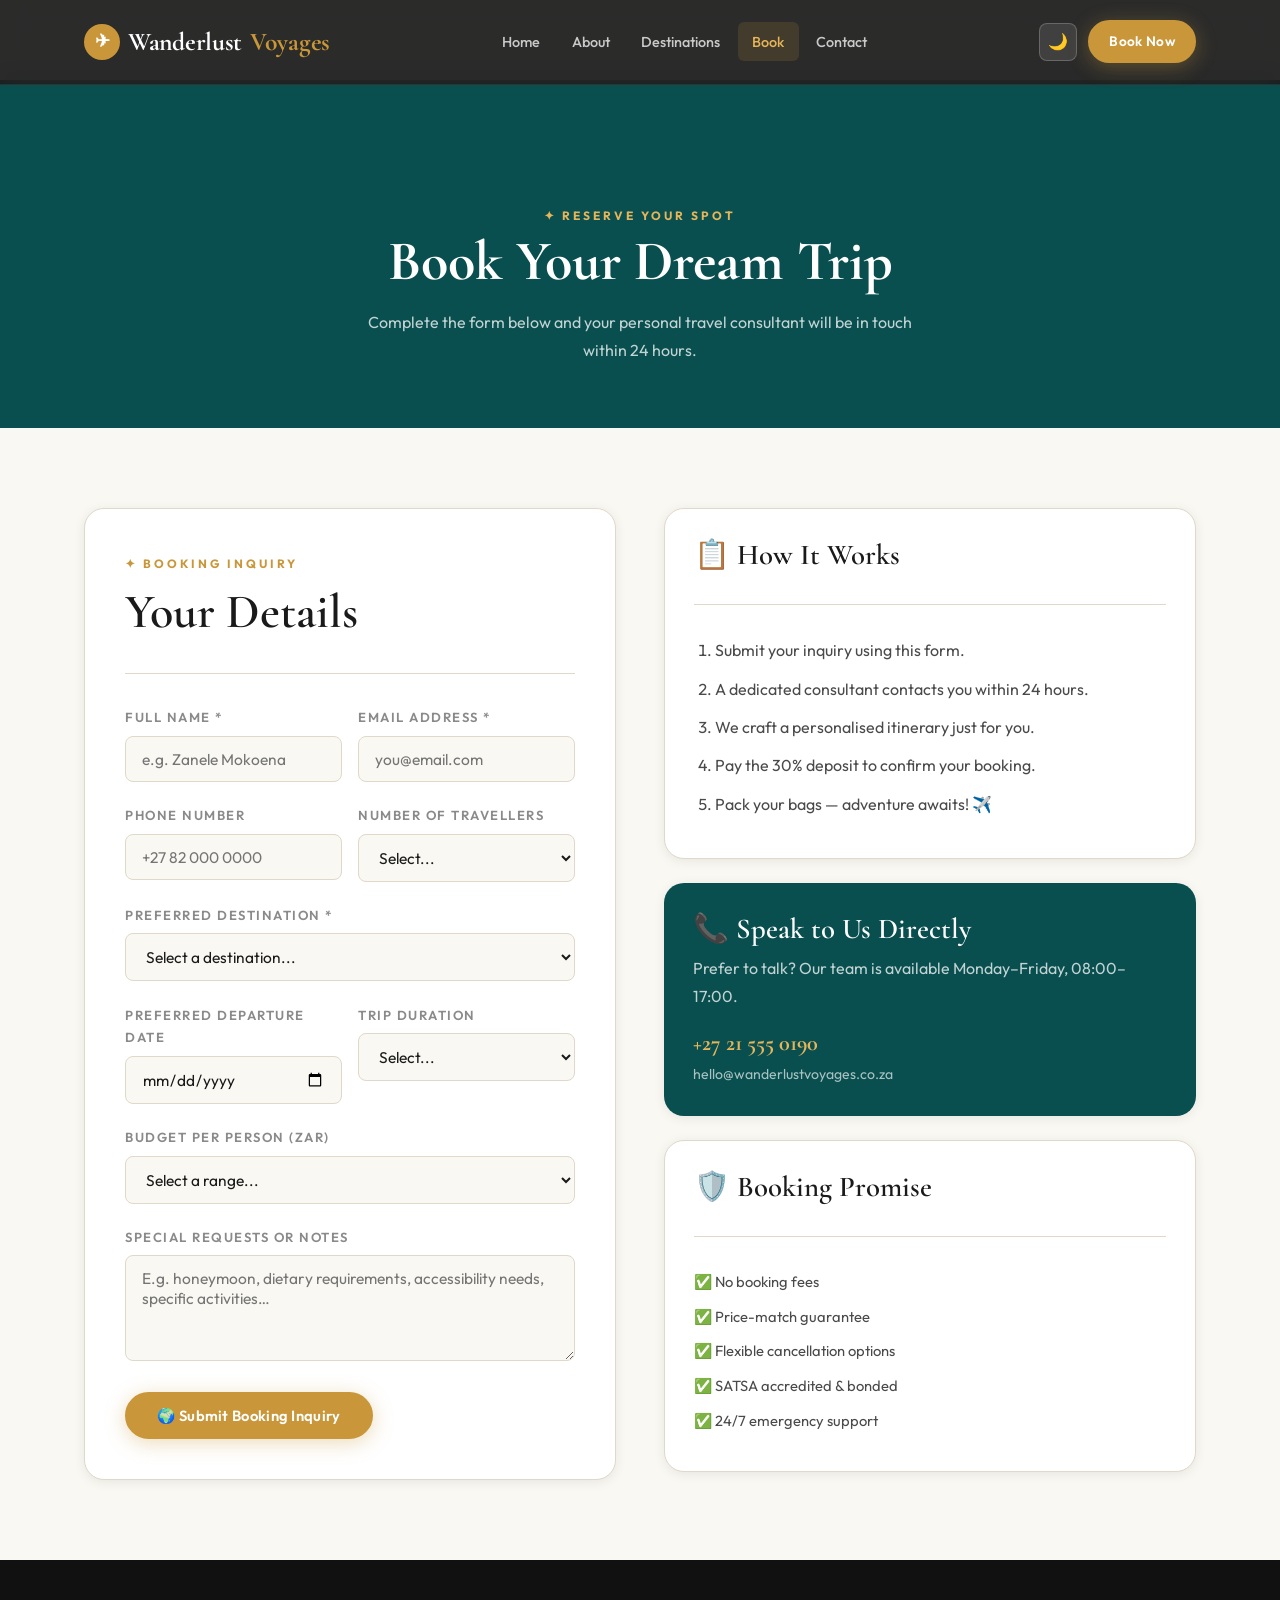
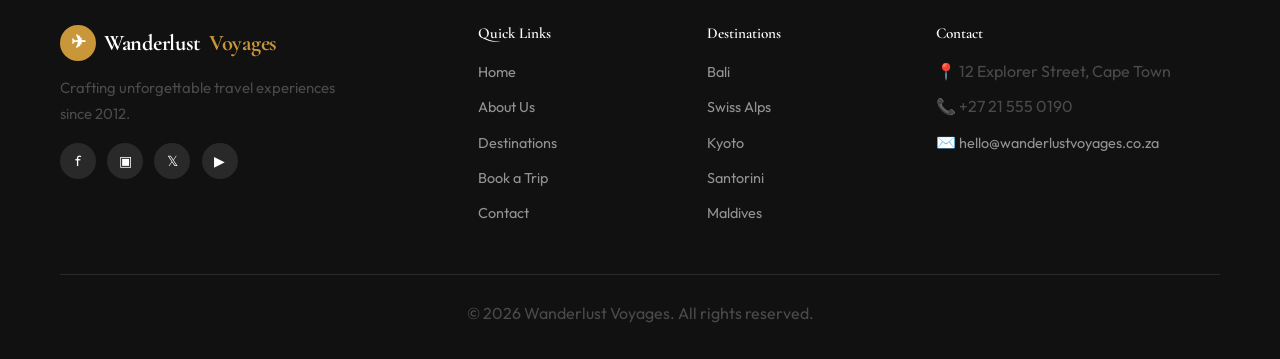
<file: booking.html>
<!DOCTYPE html>
<html lang="en" data-theme="light">
<head>
  <meta charset="UTF-8" />
  <meta name="viewport" content="width=device-width, initial-scale=1.0" />
  <title>Book a Trip — Wanderlust Voyages</title>
  <link rel="stylesheet" href="style.css" />
  <link href="https://fonts.googleapis.com/css2?family=Cormorant+Garamond:ital,wght@0,400;0,600;0,700;1,400;1,600&family=Outfit:wght@300;400;500;600;700&display=swap" rel="stylesheet" />
</head>
<body>

  <header>
    <div class="nav-inner">
      <a href="index.html" class="logo"><div class="logo-icon">✈</div>Wanderlust <span>Voyages</span></a>
      <nav>
        <ul id="nav-menu" class="menu">
          <li><a href="index.html">Home</a></li>
          <li><a href="about.html">About</a></li>
          <li><a href="services.html">Destinations</a></li>
          <li><a href="booking.html" class="nav-active">Book</a></li>
          <li><a href="contact.html">Contact</a></li>
        </ul>
      </nav>
      <div class="nav-actions">
        <button class="theme-btn" id="theme-toggle"><span id="theme-icon">🌙</span></button>
        <a href="booking.html" class="btn btn-primary btn-sm">Book Now</a>
        <button class="hamburger" id="hamburger"><span></span><span></span><span></span></button>
      </div>
    </div>
  </header>

  <div class="page-top">
    <div class="page-banner">
      <div class="page-banner-content">
        <p class="label" style="color:var(--gold-light);">✦ Reserve Your Spot</p>
        <h1>Book Your Dream Trip</h1>
        <p>Complete the form below and your personal travel consultant will be in touch within 24 hours.</p>
      </div>
    </div>
  </div>

  <main>
    <section>
      <div class="container">
        <div class="grid-2" style="gap:3rem;align-items:start;">

          <!-- Booking Form -->
          <article class="card reveal" style="padding:2.5rem;">
            <p class="label">✦ Booking Inquiry</p>
            <h2 style="margin-bottom:0.5rem;">Your Details</h2>
            <hr />

            <div id="booking-msg" class="form-message"></div>

            <form id="bookingForm" novalidate>

              <div class="form-row">
                <div class="form-group">
                  <label for="b-name">Full Name *</label>
                  <input type="text" id="b-name" placeholder="e.g. Zanele Mokoena" />
                </div>
                <div class="form-group">
                  <label for="b-email">Email Address *</label>
                  <input type="email" id="b-email" placeholder="you@email.com" />
                </div>
              </div>

              <div class="form-row">
                <div class="form-group">
                  <label for="b-phone">Phone Number</label>
                  <input type="tel" id="b-phone" placeholder="+27 82 000 0000" />
                </div>
                <div class="form-group">
                  <label for="b-pax">Number of Travellers</label>
                  <select id="b-pax">
                    <option value="">Select...</option>
                    <option value="1">1 (Solo)</option>
                    <option value="2">2 (Couple)</option>
                    <option value="3-4">3–4 (Small Group)</option>
                    <option value="5+">5+ (Large Group)</option>
                  </select>
                </div>
              </div>

              <div class="form-group">
                <label for="b-dest">Preferred Destination *</label>
                <select id="b-dest">
                  <option value="">Select a destination...</option>
                  <option value="Bali, Indonesia">Bali, Indonesia</option>
                  <option value="Swiss Alps, Switzerland">Swiss Alps, Switzerland</option>
                  <option value="Kyoto, Japan">Kyoto, Japan</option>
                  <option value="Maldives">Maldives</option>
                  <option value="Kenya Safari">Kenya Big Five Safari</option>
                  <option value="Greek Islands">Greek Island Odyssey</option>
                  <option value="Custom">Custom / Not Sure Yet</option>
                </select>
              </div>

              <div class="form-row">
                <div class="form-group">
                  <label for="b-depart">Preferred Departure Date</label>
                  <input type="date" id="b-depart" />
                </div>
                <div class="form-group">
                  <label for="b-duration">Trip Duration</label>
                  <select id="b-duration">
                    <option value="">Select...</option>
                    <option value="5-7">5–7 nights</option>
                    <option value="8-10">8–10 nights</option>
                    <option value="11-14">11–14 nights</option>
                    <option value="15+">15+ nights</option>
                  </select>
                </div>
              </div>

              <div class="form-group">
                <label for="b-budget">Budget per Person (ZAR)</label>
                <select id="b-budget">
                  <option value="">Select a range...</option>
                  <option value="under-15k">Under R 15,000</option>
                  <option value="15-25k">R 15,000 – R 25,000</option>
                  <option value="25-40k">R 25,000 – R 40,000</option>
                  <option value="40k+">R 40,000+</option>
                </select>
              </div>

              <div class="form-group">
                <label for="b-notes">Special Requests or Notes</label>
                <textarea id="b-notes" rows="4" placeholder="E.g. honeymoon, dietary requirements, accessibility needs, specific activities…"></textarea>
              </div>

              <button type="submit" class="btn btn-primary btn-full">🌍 Submit Booking Inquiry</button>
            </form>
          </article>

          <!-- Sidebar Info -->
          <aside class="reveal">
            <article class="card" style="padding:1.8rem;margin-bottom:1.5rem;">
              <h3>📋 How It Works</h3>
              <hr />
              <ol style="padding-left:1.3rem;">
                <li style="margin:0.7rem 0;">Submit your inquiry using this form.</li>
                <li style="margin:0.7rem 0;">A dedicated consultant contacts you within 24 hours.</li>
                <li style="margin:0.7rem 0;">We craft a personalised itinerary just for you.</li>
                <li style="margin:0.7rem 0;">Pay the 30% deposit to confirm your booking.</li>
                <li style="margin:0.7rem 0;">Pack your bags — adventure awaits! ✈️</li>
              </ol>
            </article>

            <article class="card" style="padding:1.8rem;margin-bottom:1.5rem;background:var(--teal-dark);border:none;color:white;">
              <h3 style="color:white;">📞 Speak to Us Directly</h3>
              <p style="color:rgba(255,255,255,0.75);margin:0.5rem 0;">Prefer to talk? Our team is available Monday–Friday, 08:00–17:00.</p>
              <p style="color:var(--gold-light);font-size:1.4rem;font-family:var(--font-display);font-weight:700;margin-top:0.8rem;">+27 21 555 0190</p>
              <p style="color:rgba(255,255,255,0.65);font-size:0.88rem;">hello@wanderlustvoyages.co.za</p>
            </article>

            <article class="card" style="padding:1.8rem;">
              <h3>🛡️ Booking Promise</h3>
              <hr />
              <ul style="list-style:none;padding:0;">
                <li style="margin:0.6rem 0;font-size:0.92rem;">✅ No booking fees</li>
                <li style="margin:0.6rem 0;font-size:0.92rem;">✅ Price-match guarantee</li>
                <li style="margin:0.6rem 0;font-size:0.92rem;">✅ Flexible cancellation options</li>
                <li style="margin:0.6rem 0;font-size:0.92rem;">✅ SATSA accredited &amp; bonded</li>
                <li style="margin:0.6rem 0;font-size:0.92rem;">✅ 24/7 emergency support</li>
              </ul>
            </article>
          </aside>

        </div>
      </div>
    </section>
  </main>

  <footer>
    <div class="footer-grid">
      <div class="footer-brand">
        <div class="logo" style="font-size:1.4rem;"><div class="logo-icon">✈</div>Wanderlust <span>Voyages</span></div>
        <p>Crafting unforgettable travel experiences since 2012.</p>
        <div class="social-links"><a href="#" class="social-link">f</a><a href="#" class="social-link">▣</a><a href="#" class="social-link">𝕏</a><a href="#" class="social-link">▶</a></div>
      </div>
      <div class="footer-col"><h4>Quick Links</h4><ul class="footer-links"><li><a href="index.html">Home</a></li><li><a href="about.html">About Us</a></li><li><a href="services.html">Destinations</a></li><li><a href="booking.html">Book a Trip</a></li><li><a href="contact.html">Contact</a></li></ul></div>
      <div class="footer-col"><h4>Destinations</h4><ul class="footer-links"><li><a href="services.html">Bali</a></li><li><a href="services.html">Swiss Alps</a></li><li><a href="services.html">Kyoto</a></li><li><a href="services.html">Santorini</a></li><li><a href="services.html">Maldives</a></li></ul></div>
      <div class="footer-col"><h4>Contact</h4><ul class="footer-links" style="list-style:none;padding:0;"><li>📍 12 Explorer Street, Cape Town</li><li>📞 +27 21 555 0190</li><li>✉️ <a href="mailto:hello@wanderlustvoyages.co.za">hello@wanderlustvoyages.co.za</a></li></ul></div>
    </div>
    <div class="footer-bottom"><p>&copy; 2026 Wanderlust Voyages. All rights reserved.</p></div>
  </footer>

  <script src="script.js"></script>
</body>
</html>
</file>
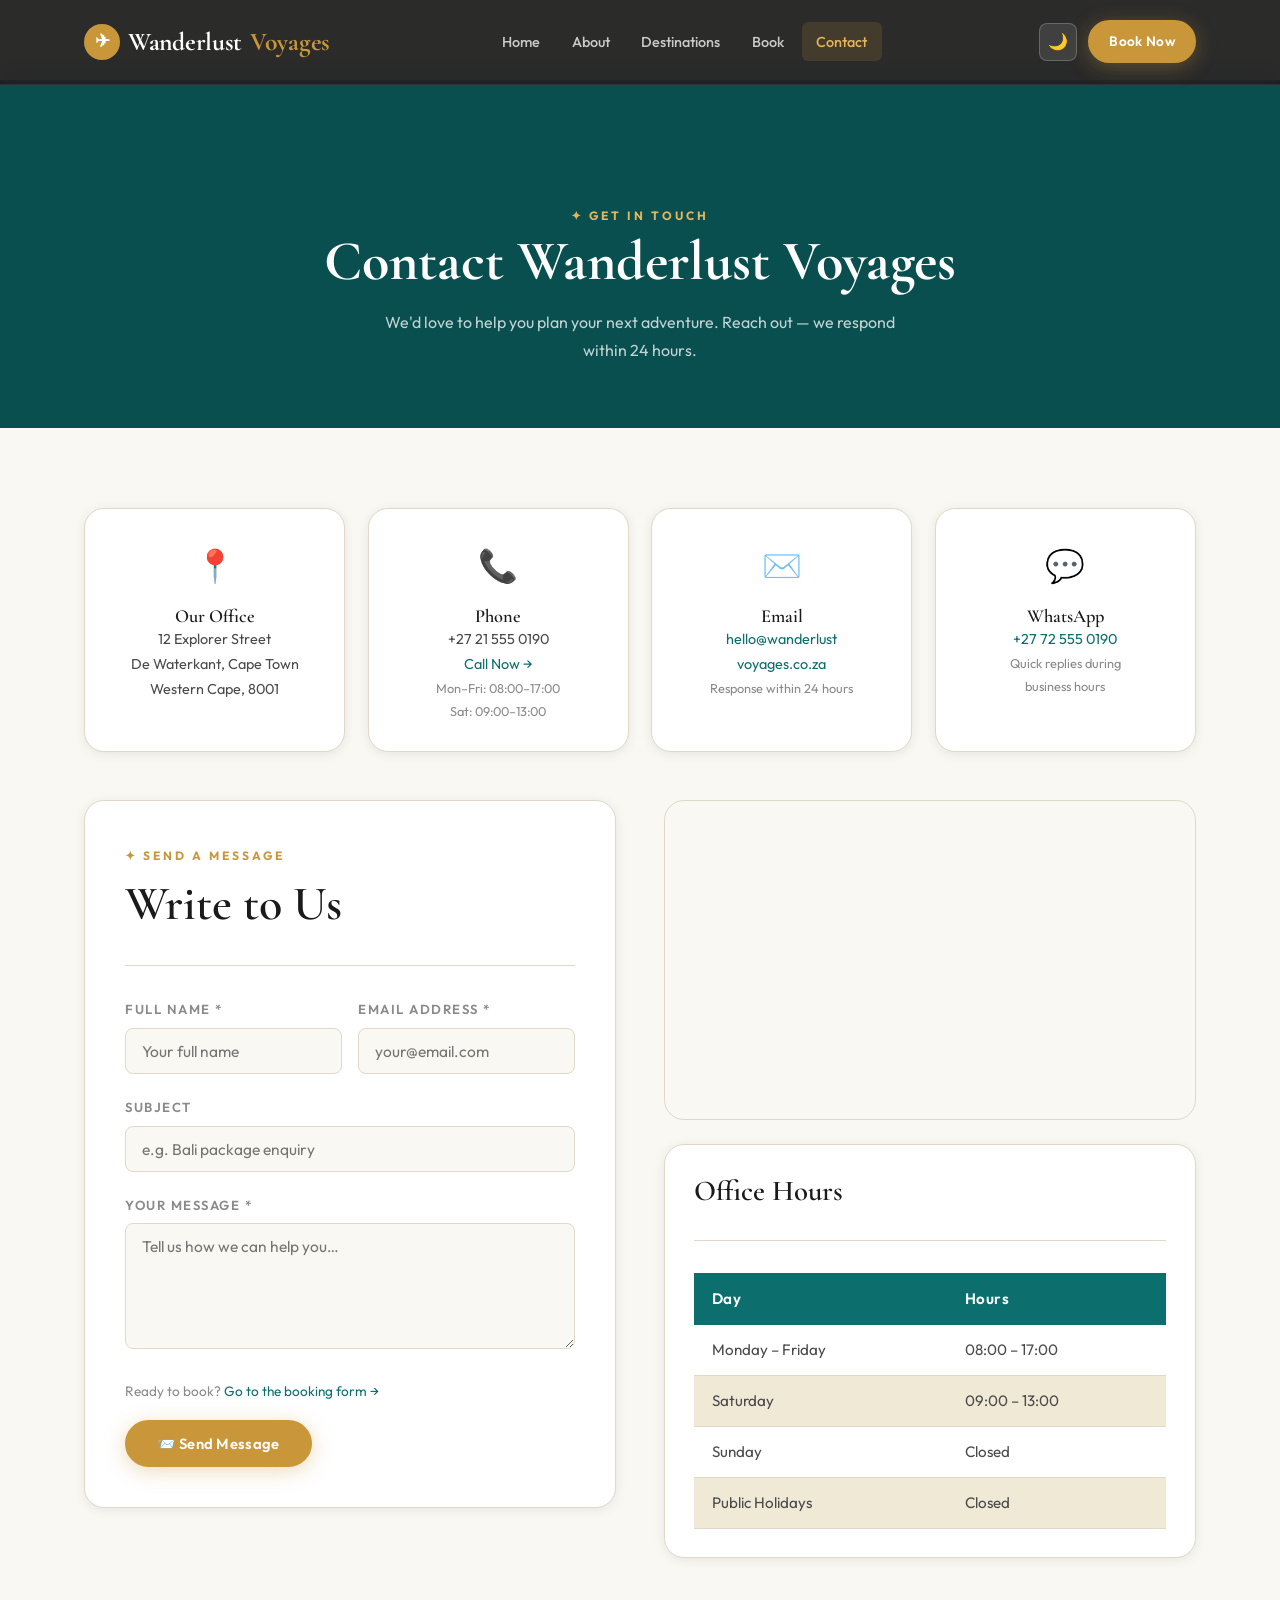
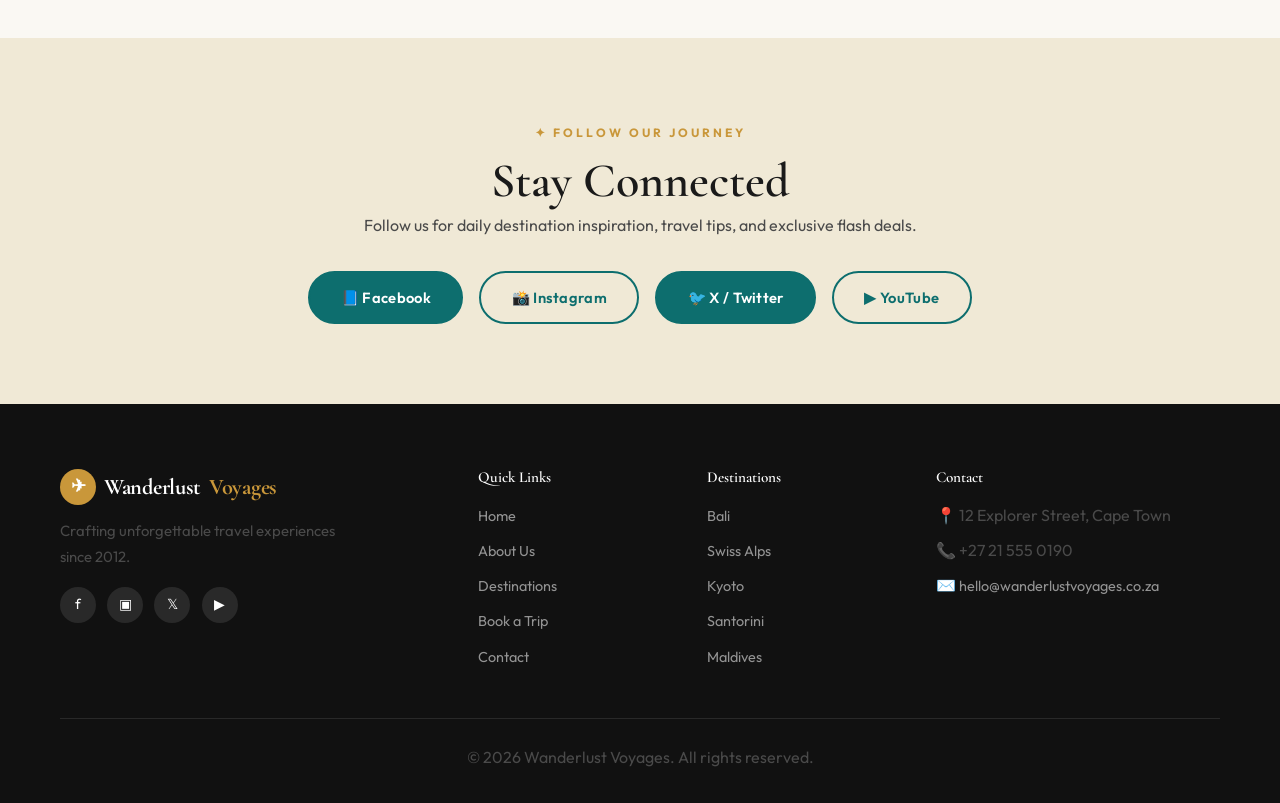
<file: contact.html>
<!DOCTYPE html>
<html lang="en" data-theme="light">
<head>
  <meta charset="UTF-8" />
  <meta name="viewport" content="width=device-width, initial-scale=1.0" />
  <title>Contact — Wanderlust Voyages</title>
  <link rel="stylesheet" href="style.css" />
  <link href="https://fonts.googleapis.com/css2?family=Cormorant+Garamond:ital,wght@0,400;0,600;0,700;1,400;1,600&family=Outfit:wght@300;400;500;600;700&display=swap" rel="stylesheet" />
</head>
<body>

  <header>
    <div class="nav-inner">
      <a href="index.html" class="logo"><div class="logo-icon">✈</div>Wanderlust <span>Voyages</span></a>
      <nav>
        <ul id="nav-menu" class="menu">
          <li><a href="index.html">Home</a></li>
          <li><a href="about.html">About</a></li>
          <li><a href="services.html">Destinations</a></li>
          <li><a href="booking.html">Book</a></li>
          <li><a href="contact.html" class="nav-active">Contact</a></li>
        </ul>
      </nav>
      <div class="nav-actions">
        <button class="theme-btn" id="theme-toggle"><span id="theme-icon">🌙</span></button>
        <a href="booking.html" class="btn btn-primary btn-sm">Book Now</a>
        <button class="hamburger" id="hamburger"><span></span><span></span><span></span></button>
      </div>
    </div>
  </header>

  <div class="page-top">
    <div class="page-banner">
      <div class="page-banner-content">
        <p class="label" style="color:var(--gold-light);">✦ Get In Touch</p>
        <h1>Contact Wanderlust Voyages</h1>
        <p>We'd love to help you plan your next adventure. Reach out — we respond within 24 hours.</p>
      </div>
    </div>
  </div>

  <main>
    <section>
      <div class="container">

        <!-- Contact Cards Row -->
        <div class="grid-4 reveal" style="margin-bottom:3rem;">
          <article class="card" style="padding:1.8rem;text-align:center;">
            <div style="font-size:2rem;margin-bottom:0.8rem;">📍</div>
            <h4>Our Office</h4>
            <p style="font-size:0.9rem;">12 Explorer Street<br />De Waterkant, Cape Town<br />Western Cape, 8001</p>
          </article>
          <article class="card" style="padding:1.8rem;text-align:center;">
            <div style="font-size:2rem;margin-bottom:0.8rem;">📞</div>
            <h4>Phone</h4>
            <p style="font-size:0.9rem;">+27 21 555 0190<br /><a href="tel:+27215550190">Call Now →</a></p>
            <p style="font-size:0.8rem;color:var(--muted);">Mon–Fri: 08:00–17:00<br />Sat: 09:00–13:00</p>
          </article>
          <article class="card" style="padding:1.8rem;text-align:center;">
            <div style="font-size:2rem;margin-bottom:0.8rem;">✉️</div>
            <h4>Email</h4>
            <p style="font-size:0.9rem;"><a href="mailto:hello@wanderlustvoyages.co.za">hello@wanderlust<br />voyages.co.za</a></p>
            <p style="font-size:0.8rem;color:var(--muted);">Response within 24 hours</p>
          </article>
          <article class="card" style="padding:1.8rem;text-align:center;">
            <div style="font-size:2rem;margin-bottom:0.8rem;">💬</div>
            <h4>WhatsApp</h4>
            <p style="font-size:0.9rem;"><a href="https://wa.me/27215550190" target="_blank" rel="noopener">+27 72 555 0190</a></p>
            <p style="font-size:0.8rem;color:var(--muted);">Quick replies during<br />business hours</p>
          </article>
        </div>

        <!-- Contact Form + Map -->
        <div class="grid-2 reveal" style="gap:3rem;">

          <!-- Contact Form -->
          <article class="card" style="padding:2.5rem;">
            <p class="label">✦ Send a Message</p>
            <h2 style="margin-bottom:0.5rem;">Write to Us</h2>
            <hr />

            <div id="form-msg" class="form-message"></div>

            <form id="contactForm" novalidate>

              <div class="form-row">
                <div class="form-group">
                  <label for="name">Full Name *</label>
                  <input type="text" id="name" placeholder="Your full name" />
                </div>
                <div class="form-group">
                  <label for="email">Email Address *</label>
                  <input type="email" id="email" placeholder="your@email.com" />
                </div>
              </div>

              <div class="form-group">
                <label for="subject">Subject</label>
                <input type="text" id="subject" placeholder="e.g. Bali package enquiry" />
              </div>

              <div class="form-group">
                <label for="message">Your Message *</label>
                <textarea id="message" rows="5" placeholder="Tell us how we can help you…"></textarea>
              </div>

              <!-- Anchor: internal link to booking -->
              <p style="font-size:0.85rem;color:var(--muted);margin-bottom:1rem;">
                Ready to book? <a href="booking.html">Go to the booking form →</a>
              </p>

              <button type="submit" class="btn btn-primary btn-full">📨 Send Message</button>
            </form>
          </article>

          <!-- Map + Info -->
          <div>
            <div class="map-placeholder reveal">
              <iframe
                src="https://www.google.com/maps/embed?pb=!1m18!1m12!1m3!1d3310.1!2d18.4!3d-33.9!2m3!1f0!2f0!3f0!3m2!1i1024!2i768!4f13.1!3m3!1m2!1s0x0%3A0x0!2zMzPCsDU0JzAwLjAiUyAxOMKwMjQnMDAuMCJF!5e0!3m2!1sen!2sza!4v1700000000000"
                allowfullscreen
                loading="lazy"
                title="Wanderlust Voyages office location in Cape Town"
              ></iframe>
            </div>

            <article class="card reveal" style="margin-top:1.5rem;padding:1.8rem;">
              <h3>Office Hours</h3>
              <hr />
              <table>
                <thead>
                  <tr>
                    <th>Day</th>
                    <th>Hours</th>
                  </tr>
                </thead>
                <tbody>
                  <tr><td>Monday – Friday</td><td>08:00 – 17:00</td></tr>
                  <tr><td>Saturday</td><td>09:00 – 13:00</td></tr>
                  <tr><td>Sunday</td><td>Closed</td></tr>
                  <tr><td>Public Holidays</td><td>Closed</td></tr>
                </tbody>
              </table>
            </article>
          </div>

        </div>
      </div>
    </section>

    <!-- Social / CTA Strip -->
    <section class="alt-bg">
      <div class="container text-center reveal">
        <p class="label">✦ Follow Our Journey</p>
        <h2>Stay Connected</h2>
        <p>Follow us for daily destination inspiration, travel tips, and exclusive flash deals.</p>
        <div class="flex-center mt-2" style="gap:1rem;flex-wrap:wrap;">
          <a href="#" class="btn btn-dark">📘 Facebook</a>
          <a href="#" class="btn btn-outline">📸 Instagram</a>
          <a href="#" class="btn btn-dark">🐦 X / Twitter</a>
          <a href="#" class="btn btn-outline">▶ YouTube</a>
        </div>
      </div>
    </section>

  </main>

  <footer>
    <div class="footer-grid">
      <div class="footer-brand">
        <div class="logo" style="font-size:1.4rem;"><div class="logo-icon">✈</div>Wanderlust <span>Voyages</span></div>
        <p>Crafting unforgettable travel experiences since 2012.</p>
        <div class="social-links"><a href="#" class="social-link">f</a><a href="#" class="social-link">▣</a><a href="#" class="social-link">𝕏</a><a href="#" class="social-link">▶</a></div>
      </div>
      <div class="footer-col"><h4>Quick Links</h4><ul class="footer-links"><li><a href="index.html">Home</a></li><li><a href="about.html">About Us</a></li><li><a href="services.html">Destinations</a></li><li><a href="booking.html">Book a Trip</a></li><li><a href="contact.html">Contact</a></li></ul></div>
      <div class="footer-col"><h4>Destinations</h4><ul class="footer-links"><li><a href="services.html">Bali</a></li><li><a href="services.html">Swiss Alps</a></li><li><a href="services.html">Kyoto</a></li><li><a href="services.html">Santorini</a></li><li><a href="services.html">Maldives</a></li></ul></div>
      <div class="footer-col"><h4>Contact</h4><ul class="footer-links" style="list-style:none;padding:0;"><li>📍 12 Explorer Street, Cape Town</li><li>📞 +27 21 555 0190</li><li>✉️ <a href="mailto:hello@wanderlustvoyages.co.za">hello@wanderlustvoyages.co.za</a></li></ul></div>
    </div>
    <div class="footer-bottom"><p>&copy; 2026 Wanderlust Voyages. All rights reserved.</p></div>
  </footer>

  <script src="script.js"></script>
</body>
</html>
</file>
<file: style.css>
/* ================================================================
   style.css — Wanderlust Voyages Travel Agency
   Complete CSS: Branding, Responsive, Selectors, Hover, Grid/Flex
   ================================================================ */

@import url('https://fonts.googleapis.com/css2?family=Cormorant+Garamond:ital,wght@0,400;0,600;0,700;1,400;1,600&family=Outfit:wght@300;400;500;600;700&display=swap');

/* ── CSS Variables ─────────────────────────────────────────── */
:root {
  --teal:        #0d6e6e;
  --teal-dark:   #094f4f;
  --teal-light:  #1a9090;
  --gold:        #c9973a;
  --gold-light:  #e6b55a;
  --gold-pale:   #fdf3e0;
  --cream:       #faf8f3;
  --sand:        #f0e9d6;
  --dark:        #1a1a1a;
  --mid:         #4a4a4a;
  --muted:       #8a8a8a;
  --white:       #ffffff;
  --border:      #e0d8c8;

  --font-display: 'Cormorant Garamond', Georgia, serif;
  --font-body:    'Outfit', sans-serif;

  --radius:      12px;
  --radius-lg:   20px;
  --shadow:      0 8px 40px rgba(0,0,0,0.12);
  --shadow-sm:   0 2px 12px rgba(0,0,0,0.08);
  --transition:  0.28s ease;
}

/* ── Dark Mode ─────────────────────────────────────────────── */
[data-theme="dark"] {
  --cream:   #111820;
  --sand:    #1a2230;
  --white:   #1e2a38;
  --dark:    #e8dece;
  --mid:     #b8a898;
  --muted:   #7a8898;
  --border:  #2a3848;
  --gold-pale: #1a2230;
}

/* ── ELEMENT SELECTORS ─────────────────────────────────────── */
* { box-sizing: border-box; margin: 0; padding: 0; }

body {
  font-family: var(--font-body);
  background-color: var(--cream);
  color: var(--dark);
  font-size: 16px;
  line-height: 1.7;
  transition: background 0.3s, color 0.3s;
}

h1, h2, h3, h4 {
  font-family: var(--font-display);
  line-height: 1.2;
  color: var(--dark);
  transition: color 0.3s;
}

h1 { font-size: clamp(2.6rem, 6vw, 5rem); font-weight: 700; }
h2 { font-size: clamp(1.9rem, 4vw, 3rem); font-weight: 600; }
h3 { font-size: clamp(1.3rem, 2.5vw, 1.8rem); font-weight: 600; }
h4 { font-size: 1.15rem; font-weight: 600; }

p {
  color: var(--mid);
  font-size: 1rem;
  line-height: 1.75;
  transition: color 0.3s;
}

a {
  color: var(--teal);
  text-decoration: none;
  transition: color var(--transition);
}

ul, ol { padding-left: 1.5rem; }
li { margin: 0.4rem 0; color: var(--mid); }

hr {
  border: none;
  border-top: 1px solid var(--border);
  margin: 2rem 0;
  transition: border-color 0.3s;
}

img {
  max-width: 100%;
  display: block;
  border-radius: var(--radius);
}

table {
  width: 100%;
  border-collapse: collapse;
  font-size: 0.95rem;
}

th {
  background: var(--teal);
  color: white;
  padding: 13px 18px;
  text-align: left;
  font-family: var(--font-body);
  font-weight: 600;
  letter-spacing: 0.5px;
}

td {
  padding: 12px 18px;
  border-bottom: 1px solid var(--border);
  color: var(--mid);
  transition: color 0.3s, border-color 0.3s;
}

tbody tr:nth-child(even) { background: var(--sand); transition: background 0.3s; }
tbody tr:hover td { background: rgba(13,110,110,0.06); }

figcaption {
  text-align: center;
  font-size: 0.82rem;
  color: var(--muted);
  margin-top: 0.5rem;
  font-style: italic;
}

figure { margin: 0; }

textarea, input, select {
  font-family: var(--font-body);
  font-size: 1rem;
}

/* ── ID SELECTOR — #page-hero ──────────────────────────────── */
#page-hero {
  min-height: 90vh;
  display: flex;
  align-items: center;
  position: relative;
  overflow: hidden;
}

/* ── CLASS SELECTORS — .btn, .card, .highlight etc ─────────── */

/* Buttons */
.btn {
  display: inline-block;
  padding: 0.75rem 1.9rem;
  border-radius: 50px;
  font-family: var(--font-body);
  font-size: 0.92rem;
  font-weight: 600;
  cursor: pointer;
  border: 2px solid transparent;
  letter-spacing: 0.3px;
  transition: transform var(--transition), box-shadow var(--transition),
              background var(--transition), color var(--transition), border-color var(--transition);
  text-decoration: none;
}

.btn-primary {
  background: var(--gold);
  color: white;
  border-color: var(--gold);
  box-shadow: 0 4px 20px rgba(201,151,58,0.35);
}

.btn-secondary {
  background: transparent;
  color: white;
  border-color: rgba(255,255,255,0.7);
}

.btn-dark {
  background: var(--teal);
  color: white;
  border-color: var(--teal);
}

.btn-outline {
  background: transparent;
  color: var(--teal);
  border-color: var(--teal);
}

.btn-sm {
  padding: 0.5rem 1.2rem;
  font-size: 0.85rem;
}

/* Cards */
.card {
  background: var(--white);
  border: 1px solid var(--border);
  border-radius: var(--radius-lg);
  overflow: hidden;
  box-shadow: var(--shadow-sm);
  transition: transform var(--transition), box-shadow var(--transition),
              background 0.3s, border-color 0.3s;
}

.card:hover {
  transform: translateY(-6px);
  box-shadow: var(--shadow);
}

.card-body { padding: 1.6rem; }
.card-img { width: 100%; height: 220px; object-fit: cover; border-radius: 0; }

/* Highlight block */
.highlight {
  border-left: 4px solid var(--gold);
  padding: 1rem 1.4rem;
  background: var(--gold-pale);
  border-radius: 0 var(--radius) var(--radius) 0;
  transition: background 0.3s;
}

/* Section labels */
.label {
  display: inline-block;
  font-size: 0.75rem;
  font-weight: 700;
  letter-spacing: 3px;
  text-transform: uppercase;
  color: var(--gold);
  margin-bottom: 0.6rem;
}

/* Section headings */
.section-head {
  text-align: center;
  margin-bottom: 3rem;
}

.section-head h2 { margin-bottom: 0.8rem; }
.section-head p  { max-width: 600px; margin: 0 auto; }

/* Grid layouts */
.grid-3 {
  display: grid;
  grid-template-columns: repeat(auto-fit, minmax(280px, 1fr));
  gap: 1.8rem;
}

.grid-2 {
  display: grid;
  grid-template-columns: repeat(auto-fit, minmax(340px, 1fr));
  gap: 2rem;
  align-items: start;
}

.grid-4 {
  display: grid;
  grid-template-columns: repeat(auto-fit, minmax(220px, 1fr));
  gap: 1.4rem;
}

/* Container */
.container {
  max-width: 1160px;
  margin: 0 auto;
  padding: 0 1.5rem;
}

/* Sections */
section {
  padding: 5rem 0;
}

section.alt-bg {
  background: var(--sand);
  transition: background 0.3s;
}

/* Badge */
.badge {
  display: inline-block;
  padding: 4px 12px;
  border-radius: 20px;
  font-size: 0.78rem;
  font-weight: 700;
  letter-spacing: 0.5px;
}

.badge-gold  { background: rgba(201,151,58,0.15); color: var(--gold); }
.badge-teal  { background: rgba(13,110,110,0.12); color: var(--teal); }

/* Price tag */
.price {
  font-family: var(--font-display);
  font-size: 2rem;
  font-weight: 700;
  color: var(--teal);
}

.price sup { font-size: 1rem; vertical-align: super; }
.price span { font-size: 1rem; font-family: var(--font-body); color: var(--muted); }

/* Star rating */
.stars { color: var(--gold); font-size: 0.95rem; margin: 0.3rem 0; }

/* Divider with text */
.divider-text {
  display: flex;
  align-items: center;
  gap: 1rem;
  margin: 2.5rem 0;
  color: var(--muted);
  font-size: 0.85rem;
  letter-spacing: 2px;
  text-transform: uppercase;
}
.divider-text::before, .divider-text::after {
  content: '';
  flex: 1;
  height: 1px;
  background: var(--border);
  transition: background 0.3s;
}

/* Testimonial */
.testimonial {
  background: var(--white);
  border-radius: var(--radius-lg);
  padding: 2rem;
  border: 1px solid var(--border);
  transition: background 0.3s, border-color 0.3s;
}

.testimonial blockquote {
  font-family: var(--font-display);
  font-size: 1.15rem;
  font-style: italic;
  color: var(--dark);
  margin-bottom: 1rem;
  transition: color 0.3s;
}

.testimonial-author {
  display: flex;
  align-items: center;
  gap: 0.8rem;
}

.testimonial-avatar {
  width: 44px;
  height: 44px;
  border-radius: 50%;
  object-fit: cover;
}

/* FAQ */
.faq-item {
  border: 1px solid var(--border);
  border-radius: var(--radius);
  margin-bottom: 1rem;
  overflow: hidden;
  transition: border-color 0.3s;
}

.faq-q {
  width: 100%;
  text-align: left;
  background: var(--white);
  border: none;
  padding: 1.1rem 1.4rem;
  font-family: var(--font-body);
  font-size: 1rem;
  font-weight: 600;
  color: var(--dark);
  cursor: pointer;
  display: flex;
  justify-content: space-between;
  align-items: center;
  transition: background 0.2s, color 0.3s;
}

.faq-q:hover { background: var(--sand); }
.faq-q .faq-icon { color: var(--gold); font-size: 1.2rem; transition: transform 0.3s; }
.faq-q.open .faq-icon { transform: rotate(45deg); }

.faq-a {
  display: none;
  padding: 0 1.4rem 1.2rem;
  background: var(--white);
  color: var(--mid);
  font-size: 0.95rem;
  line-height: 1.7;
  transition: background 0.3s;
}

.faq-a.open { display: block; }

/* Form */
.form-group {
  margin-bottom: 1.4rem;
}

.form-group label {
  display: block;
  font-size: 0.82rem;
  font-weight: 600;
  text-transform: uppercase;
  letter-spacing: 1.5px;
  color: var(--muted);
  margin-bottom: 0.45rem;
  transition: color 0.3s;
}

.form-group input,
.form-group textarea,
.form-group select {
  width: 100%;
  background: var(--cream);
  border: 1.5px solid var(--border);
  border-radius: 8px;
  padding: 0.75rem 1rem;
  color: var(--dark);
  font-size: 0.97rem;
  outline: none;
  transition: border-color 0.2s, box-shadow 0.2s, background 0.3s, color 0.3s;
}

.form-group input:focus,
.form-group textarea:focus,
.form-group select:focus {
  border-color: var(--teal);
  box-shadow: 0 0 0 3px rgba(13,110,110,0.14);
}

.form-row {
  display: grid;
  grid-template-columns: 1fr 1fr;
  gap: 1rem;
}

.form-message {
  padding: 1rem 1.2rem;
  border-radius: 8px;
  margin-bottom: 1.2rem;
  font-weight: 600;
  display: none;
}

.form-message.success {
  background: rgba(13,110,110,0.1);
  border: 1.5px solid var(--teal);
  color: var(--teal);
}

.form-message.error {
  background: rgba(201,0,0,0.07);
  border: 1.5px solid #c94040;
  color: #c94040;
}

/* ── HEADER / NAV ─────────────────────────────────────────── */
header {
  position: fixed;
  top: 0; left: 0; right: 0;
  z-index: 999;
  background: rgba(26,26,26,0.92);
  backdrop-filter: blur(12px);
  border-bottom: 1px solid rgba(255,255,255,0.08);
  transition: background 0.3s;
}

header.scrolled {
  background: rgba(26,26,26,0.98);
  box-shadow: 0 2px 20px rgba(0,0,0,0.3);
}

.nav-inner {
  display: flex;
  align-items: center;
  justify-content: space-between;
  padding: 1rem 1.5rem;
  max-width: 1160px;
  margin: 0 auto;
}

/* Logo */
.logo {
  font-family: var(--font-display);
  font-size: 1.6rem;
  font-weight: 700;
  color: white;
  letter-spacing: -0.3px;
  display: flex;
  align-items: center;
  gap: 0.5rem;
}

.logo-icon {
  width: 36px;
  height: 36px;
  background: var(--gold);
  border-radius: 50%;
  display: flex;
  align-items: center;
  justify-content: center;
  font-size: 1.1rem;
}

.logo span { color: var(--gold); }

/* DESCENDANT SELECTOR — nav ul li */
nav ul {
  display: flex;
  list-style: none;
  gap: 0.2rem;
  padding: 0;
  margin: 0;
  align-items: center;
}

nav ul li {
  display: inline-block;
}

nav ul li a {
  display: block;
  padding: 0.45rem 0.9rem;
  color: rgba(255,255,255,0.75);
  font-size: 0.9rem;
  font-weight: 500;
  border-radius: 6px;
  transition: color var(--transition), background var(--transition);
}

.nav-actions {
  display: flex;
  align-items: center;
  gap: 0.7rem;
}

.theme-btn {
  background: rgba(255,255,255,0.1);
  border: 1px solid rgba(255,255,255,0.2);
  color: white;
  border-radius: 8px;
  width: 38px;
  height: 38px;
  cursor: pointer;
  font-size: 1rem;
  display: flex;
  align-items: center;
  justify-content: center;
  transition: background var(--transition);
}

.nav-active {
  color: var(--gold-light) !important;
  background: rgba(201,151,58,0.15) !important;
}

.hamburger {
  display: none;
  flex-direction: column;
  gap: 5px;
  cursor: pointer;
  background: none;
  border: none;
  padding: 4px;
}

.hamburger span {
  display: block;
  width: 24px;
  height: 2px;
  background: white;
  border-radius: 2px;
  transition: transform 0.3s, opacity 0.3s;
}

/* ── HERO ─────────────────────────────────────────────────── */
.hero-bg {
  position: absolute;
  inset: 0;
  background-image: url('https://images.unsplash.com/photo-1488646953014-85cb44e25828?w=1800&auto=format&fit=crop&q=80');
  background-size: cover;
  background-position: center;
  filter: brightness(0.45);
  z-index: 0;
}

.hero-content {
  position: relative;
  z-index: 1;
  padding: 0 1.5rem;
  max-width: 1160px;
  margin: 0 auto;
  width: 100%;
  padding-top: 80px;
}

.hero-content h1 {
  color: white;
  max-width: 750px;
  text-shadow: 0 2px 20px rgba(0,0,0,0.4);
}

.hero-content p {
  color: rgba(255,255,255,0.82);
  font-size: 1.15rem;
  max-width: 560px;
  margin: 1.2rem 0 2rem;
}

.hero-cta { display: flex; gap: 1rem; flex-wrap: wrap; }

.hero-scroll {
  position: absolute;
  bottom: 2.5rem;
  left: 50%;
  transform: translateX(-50%);
  z-index: 1;
  display: flex;
  flex-direction: column;
  align-items: center;
  gap: 0.4rem;
  color: rgba(255,255,255,0.55);
  font-size: 0.75rem;
  letter-spacing: 2px;
  text-transform: uppercase;
  animation: bounce 2s infinite;
}

@keyframes bounce {
  0%,100% { transform: translateX(-50%) translateY(0); }
  50%      { transform: translateX(-50%) translateY(8px); }
}

/* ── IMAGE CAROUSEL ──────────────────────────────────────── */
.carousel {
  position: relative;
  border-radius: var(--radius-lg);
  overflow: hidden;
  aspect-ratio: 16/9;
  max-height: 480px;
  box-shadow: var(--shadow);
}

.carousel-slides {
  display: flex;
  height: 100%;
  transition: transform 0.55s cubic-bezier(0.4,0,0.2,1);
}

.carousel-slide {
  min-width: 100%;
  height: 100%;
  position: relative;
}

.carousel-slide img {
  width: 100%;
  height: 100%;
  object-fit: cover;
  border-radius: 0;
}

.carousel-caption {
  position: absolute;
  bottom: 0; left: 0; right: 0;
  background: linear-gradient(transparent, rgba(0,0,0,0.65));
  color: white;
  padding: 2rem 1.5rem 1.2rem;
  font-family: var(--font-display);
  font-size: 1.3rem;
}

.carousel-btn {
  position: absolute;
  top: 50%;
  transform: translateY(-50%);
  background: rgba(255,255,255,0.92);
  border: none;
  width: 44px;
  height: 44px;
  border-radius: 50%;
  cursor: pointer;
  font-size: 1.1rem;
  color: var(--dark);
  display: flex;
  align-items: center;
  justify-content: center;
  box-shadow: var(--shadow-sm);
  transition: background var(--transition), transform var(--transition);
  z-index: 2;
}

.carousel-btn:hover { background: white; transform: translateY(-50%) scale(1.1); }
.carousel-btn.prev { left: 1rem; }
.carousel-btn.next { right: 1rem; }

.carousel-dots {
  position: absolute;
  bottom: 1rem;
  right: 1.2rem;
  display: flex;
  gap: 0.4rem;
  z-index: 2;
}

.carousel-dot {
  width: 8px;
  height: 8px;
  border-radius: 50%;
  background: rgba(255,255,255,0.5);
  cursor: pointer;
  border: none;
  transition: background 0.2s, transform 0.2s;
}

.carousel-dot.active {
  background: var(--gold);
  transform: scale(1.3);
}

/* ── STAT BAR ────────────────────────────────────────────── */
.stat-bar {
  background: var(--teal-dark);
  color: white;
  padding: 2.5rem 1.5rem;
}

.stat-grid {
  display: grid;
  grid-template-columns: repeat(auto-fit, minmax(160px, 1fr));
  gap: 1rem;
  text-align: center;
  max-width: 1160px;
  margin: 0 auto;
}

.stat-num {
  font-family: var(--font-display);
  font-size: 2.6rem;
  font-weight: 700;
  color: var(--gold-light);
}

.stat-label {
  font-size: 0.85rem;
  color: rgba(255,255,255,0.65);
  letter-spacing: 1px;
  text-transform: uppercase;
}

/* ── FOOTER ──────────────────────────────────────────────── */
footer {
  background: #111;
  color: rgba(255,255,255,0.65);
  padding: 4rem 1.5rem 2rem;
}

.footer-grid {
  display: grid;
  grid-template-columns: 2fr 1fr 1fr 1.5fr;
  gap: 2.5rem;
  max-width: 1160px;
  margin: 0 auto 2.5rem;
}

.footer-brand p { font-size: 0.93rem; margin-top: 0.8rem; max-width: 280px; }
.footer-col h4  { color: white; font-size: 0.95rem; margin-bottom: 1rem; }

.footer-links {
  list-style: none;
  padding: 0;
}

.footer-links li { margin: 0.5rem 0; }
.footer-links a  {
  color: rgba(255,255,255,0.55);
  font-size: 0.9rem;
  transition: color var(--transition);
}

.footer-bottom {
  border-top: 1px solid rgba(255,255,255,0.1);
  padding-top: 1.5rem;
  text-align: center;
  font-size: 0.83rem;
  max-width: 1160px;
  margin: 0 auto;
}

.social-links {
  display: flex;
  gap: 0.7rem;
  margin-top: 1rem;
}

.social-link {
  width: 36px;
  height: 36px;
  border-radius: 50%;
  background: rgba(255,255,255,0.1);
  display: flex;
  align-items: center;
  justify-content: center;
  font-size: 0.9rem;
  color: white;
  transition: background var(--transition);
}

/* ── PSEUDO-CLASSES ─────────────────────────────────────── */

/* a:hover */
a:hover { color: var(--gold); }
nav ul li a:hover {
  color: white;
  background: rgba(255,255,255,0.1);
}
.footer-links a:hover { color: var(--gold-light); }
.social-link:hover { background: var(--gold); }

/* button:hover */
button:hover { transform: translateY(-2px); }
.btn:hover   { transform: translateY(-2px); text-decoration: none; }
.btn-primary:hover  { background: var(--gold-light); border-color: var(--gold-light); box-shadow: 0 6px 24px rgba(201,151,58,0.4); }
.btn-secondary:hover{ background: rgba(255,255,255,0.12); }
.btn-dark:hover     { background: var(--teal-light); border-color: var(--teal-light); }
.btn-outline:hover  { background: var(--teal); color: white; }
.theme-btn:hover    { background: rgba(255,255,255,0.2); }

/* ── ANIMATIONS ─────────────────────────────────────────── */
@keyframes fadeUp {
  from { opacity: 0; transform: translateY(28px); }
  to   { opacity: 1; transform: translateY(0); }
}

@keyframes fadeIn {
  from { opacity: 0; }
  to   { opacity: 1; }
}

.hero-content { animation: fadeUp 0.8s ease both; }

.reveal {
  opacity: 0;
  transform: translateY(30px);
  transition: opacity 0.7s ease, transform 0.7s ease;
}

.reveal.visible {
  opacity: 1;
  transform: translateY(0);
}

/* Page top padding (fixed header) */
.page-top { padding-top: 80px; }

/* Misc */
.text-center { text-align: center; }
.mt-1 { margin-top: 1rem; }
.mt-2 { margin-top: 2rem; }
.mb-0 { margin-bottom: 0; }
.gap-1 { gap: 1rem; }
.flex-center { display: flex; align-items: center; justify-content: center; }

/* Map placeholder */
.map-placeholder {
  width: 100%;
  height: 320px;
  border-radius: var(--radius-lg);
  overflow: hidden;
  border: 1px solid var(--border);
}

.map-placeholder iframe {
  width: 100%;
  height: 100%;
  border: none;
}

/* Page hero (inner pages) */
.page-banner {
  background: var(--teal-dark);
  padding: 7rem 1.5rem 4rem;
  text-align: center;
  position: relative;
  overflow: hidden;
}

.page-banner::before {
  content: '';
  position: absolute;
  inset: 0;
  background-image: url('https://images.unsplash.com/photo-1476514525535-07fb3b4ae5f1?w=1400&auto=format&fit=crop&q=70');
  background-size: cover;
  background-position: center;
  opacity: 0.25;
}

.page-banner-content { position: relative; z-index: 1; }
.page-banner h1 { color: white; font-size: clamp(2rem, 5vw, 3.5rem); }
.page-banner p  { color: rgba(255,255,255,0.75); max-width: 550px; margin: 0.8rem auto 0; }

/* Team card */
.team-card { text-align: center; }
.team-img {
  width: 100%;
  height: 260px;
  object-fit: cover;
  object-position: top;
  border-radius: var(--radius-lg) var(--radius-lg) 0 0;
}

/* Countdown */
#countdown-display {
  font-family: var(--font-display);
  font-size: 2.2rem;
  color: var(--gold);
  font-weight: 700;
  text-align: center;
  margin-top: 1rem;
}

/* ── RESPONSIVE ─────────────────────────────────────────── */
@media (max-width: 900px) {
  .footer-grid { grid-template-columns: 1fr 1fr; }
  .form-row { grid-template-columns: 1fr; }
}

@media (max-width: 680px) {
  nav ul { display: none; }
  nav ul.open { display: flex; flex-direction: column; position: absolute; top: 64px; left: 0; right: 0; background: rgba(26,26,26,0.98); padding: 1rem; gap: 0.3rem; }
  .hamburger { display: flex; }
  .footer-grid { grid-template-columns: 1fr; }
  section { padding: 3rem 0; }
  #page-hero { min-height: 75vh; }
}
</file>
